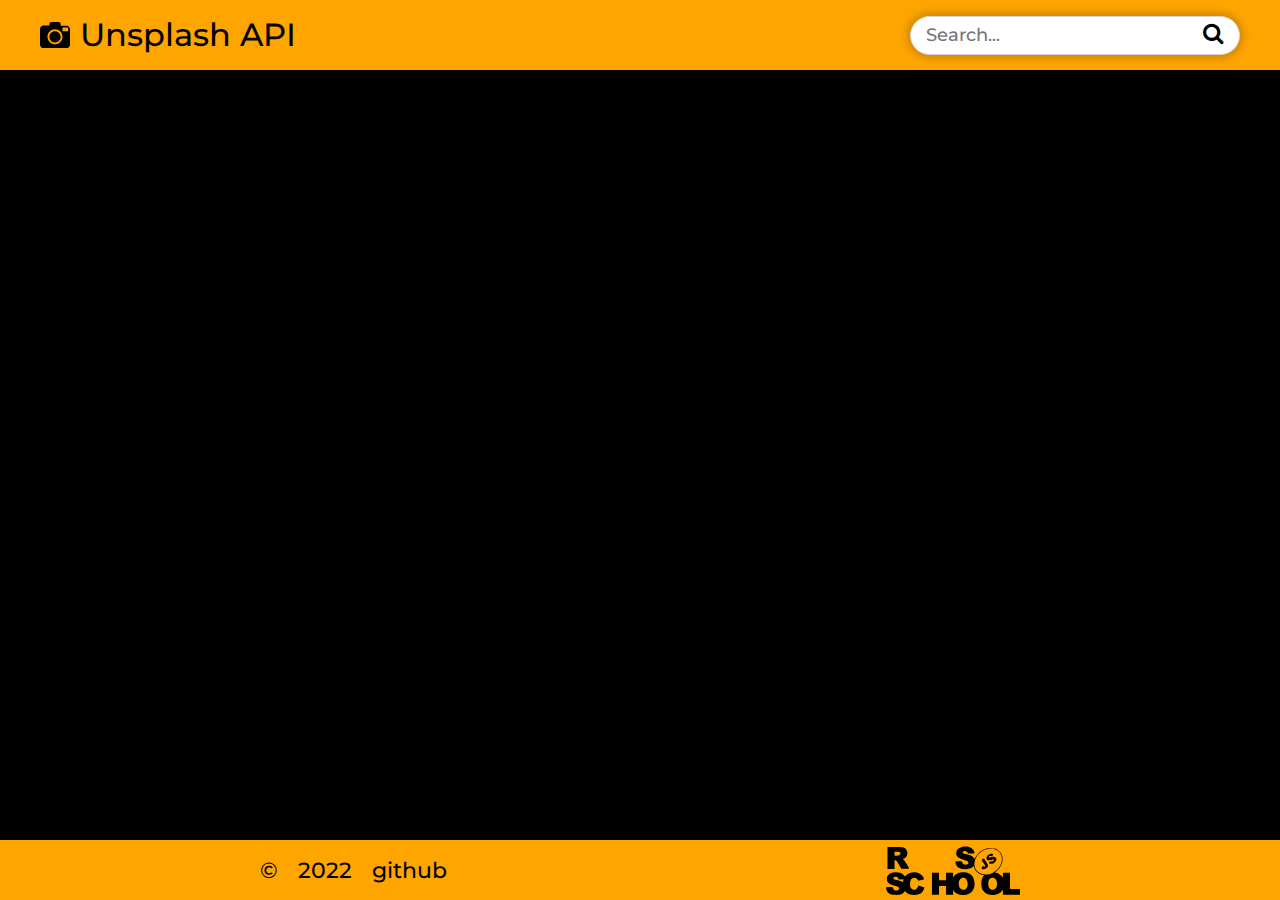
<file: image-galery/index.html>
<!DOCTYPE html>
<html lang="en">

<head>
  <meta charset="UTF-8">
  <meta http-equiv="X-UA-Compatible" content="IE=edge">
  <meta name="viewport" content="width=device-width, initial-scale=1.0">
  <link rel="stylesheet" href="style.css">
  <link rel="icon" href="./assets/favicon.ico" type="image/x-icon">
  <link rel="preconnect" href="https://fonts.googleapis.com">
  <link rel="preconnect" href="https://fonts.gstatic.com" crossorigin>
  <link href="https://fonts.googleapis.com/css2?family=Montserrat:wght@400;700&display=swap" rel="stylesheet">
  <link rel="stylesheet" href="https://maxcdn.bootstrapcdn.com/font-awesome/4.5.0/css/font-awesome.min.css">
  <title>Unsplash API</title>
</head>

<body>
  <div class="wrapper">
    <header class="header">
      <div class="header__container container">
        <div class="header__logo">
          <a class="header__logo-text" href="index.html">Unsplash API</a>
        </div>
        <div class="header__search search">
          <form action="#" onsubmit="return false">
            <input type="search" class="search__inp" placeholder="Search..." autofocus>
            <button class="search__btn"></button>
          </form>
        </div>
      </div>
    </header>
    <main class="main">
      <div class="main__container container">
        <div class="main__grid">

        </div>
      </div>
    </main>
    <footer class="footer">
      <div class="footer__container container">
        <div class="footer__data">
          <div>&copy;</div>
          <div class="footer__year">2022</div>
          <a href="https://github.com/AndreiArtsiomenko" class="footer__github" target="_blank">github</a>
        </div>
        <a class="rsschool__link" href="https://rs.school/js-stage0/" target="_blank"></a>
      </div>
    </footer>
  </div>

  <script src="index.js"></script>
</body>

</html>
</file>
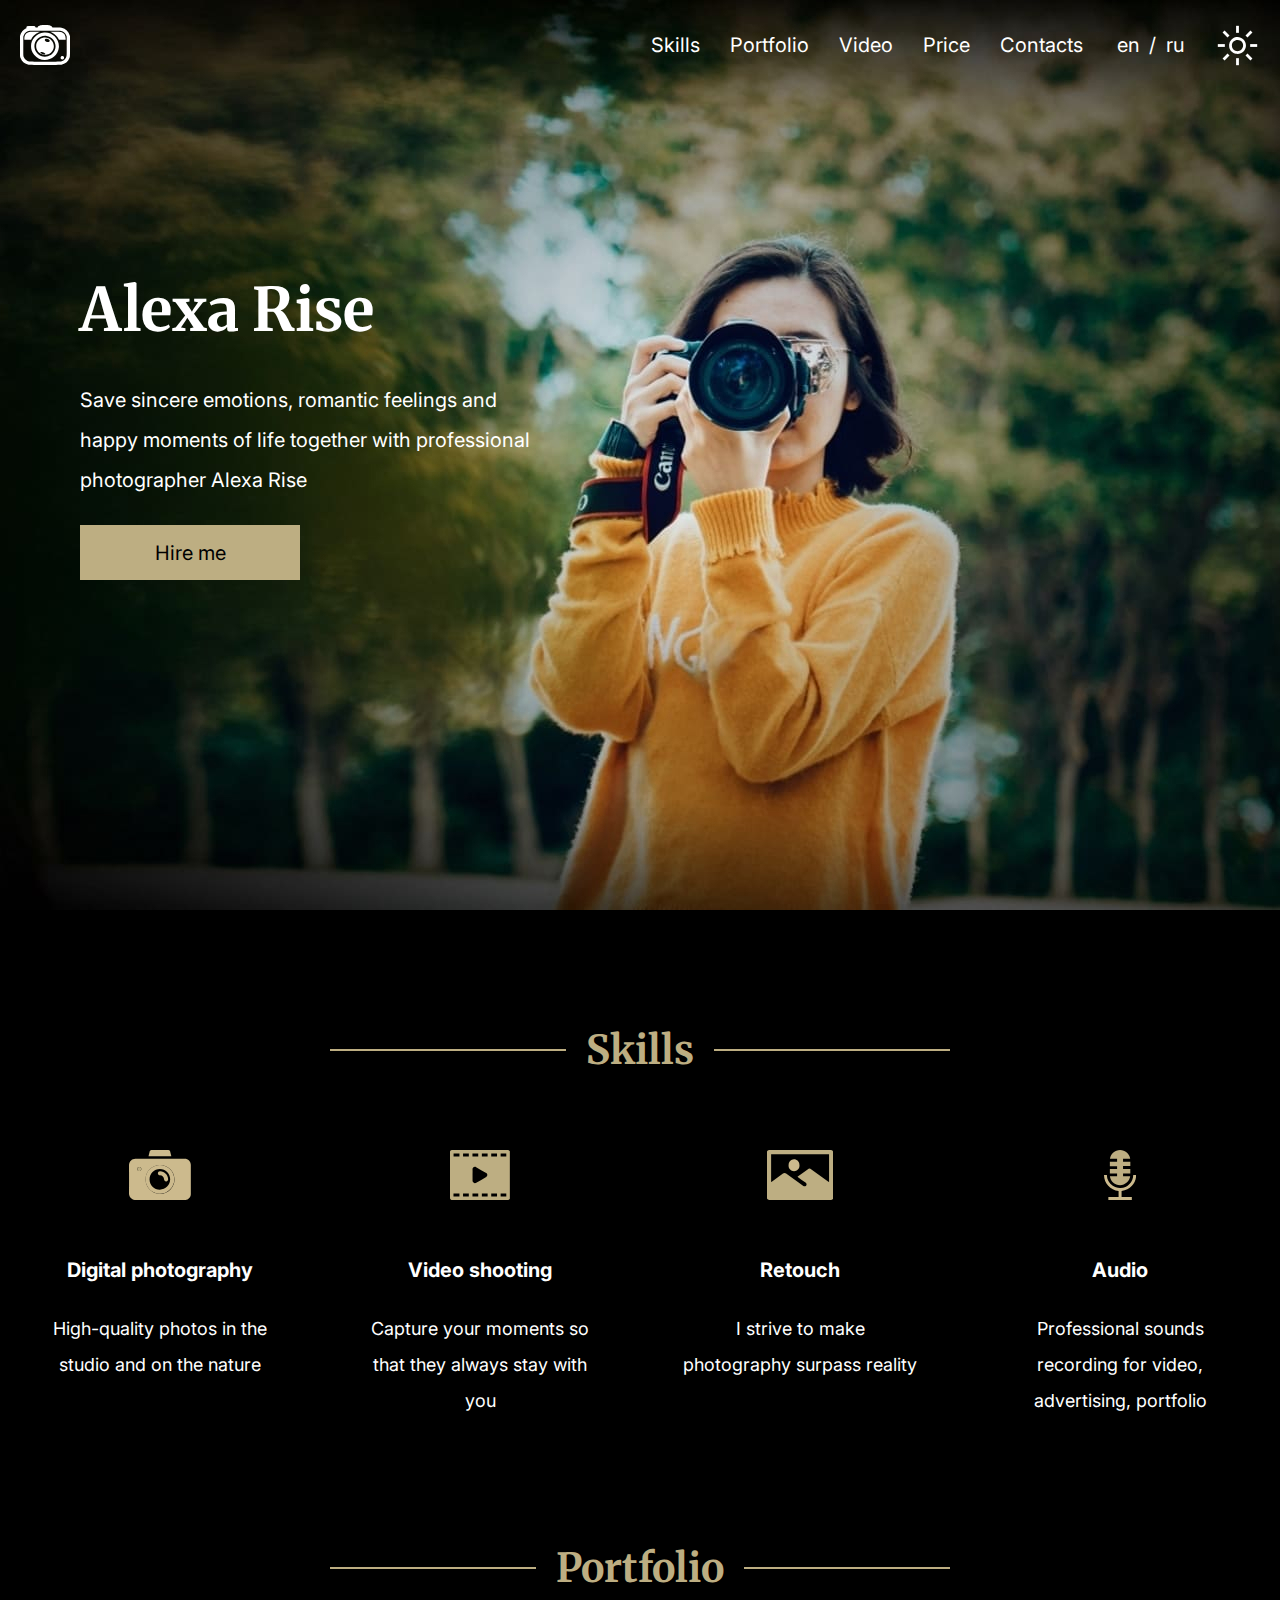
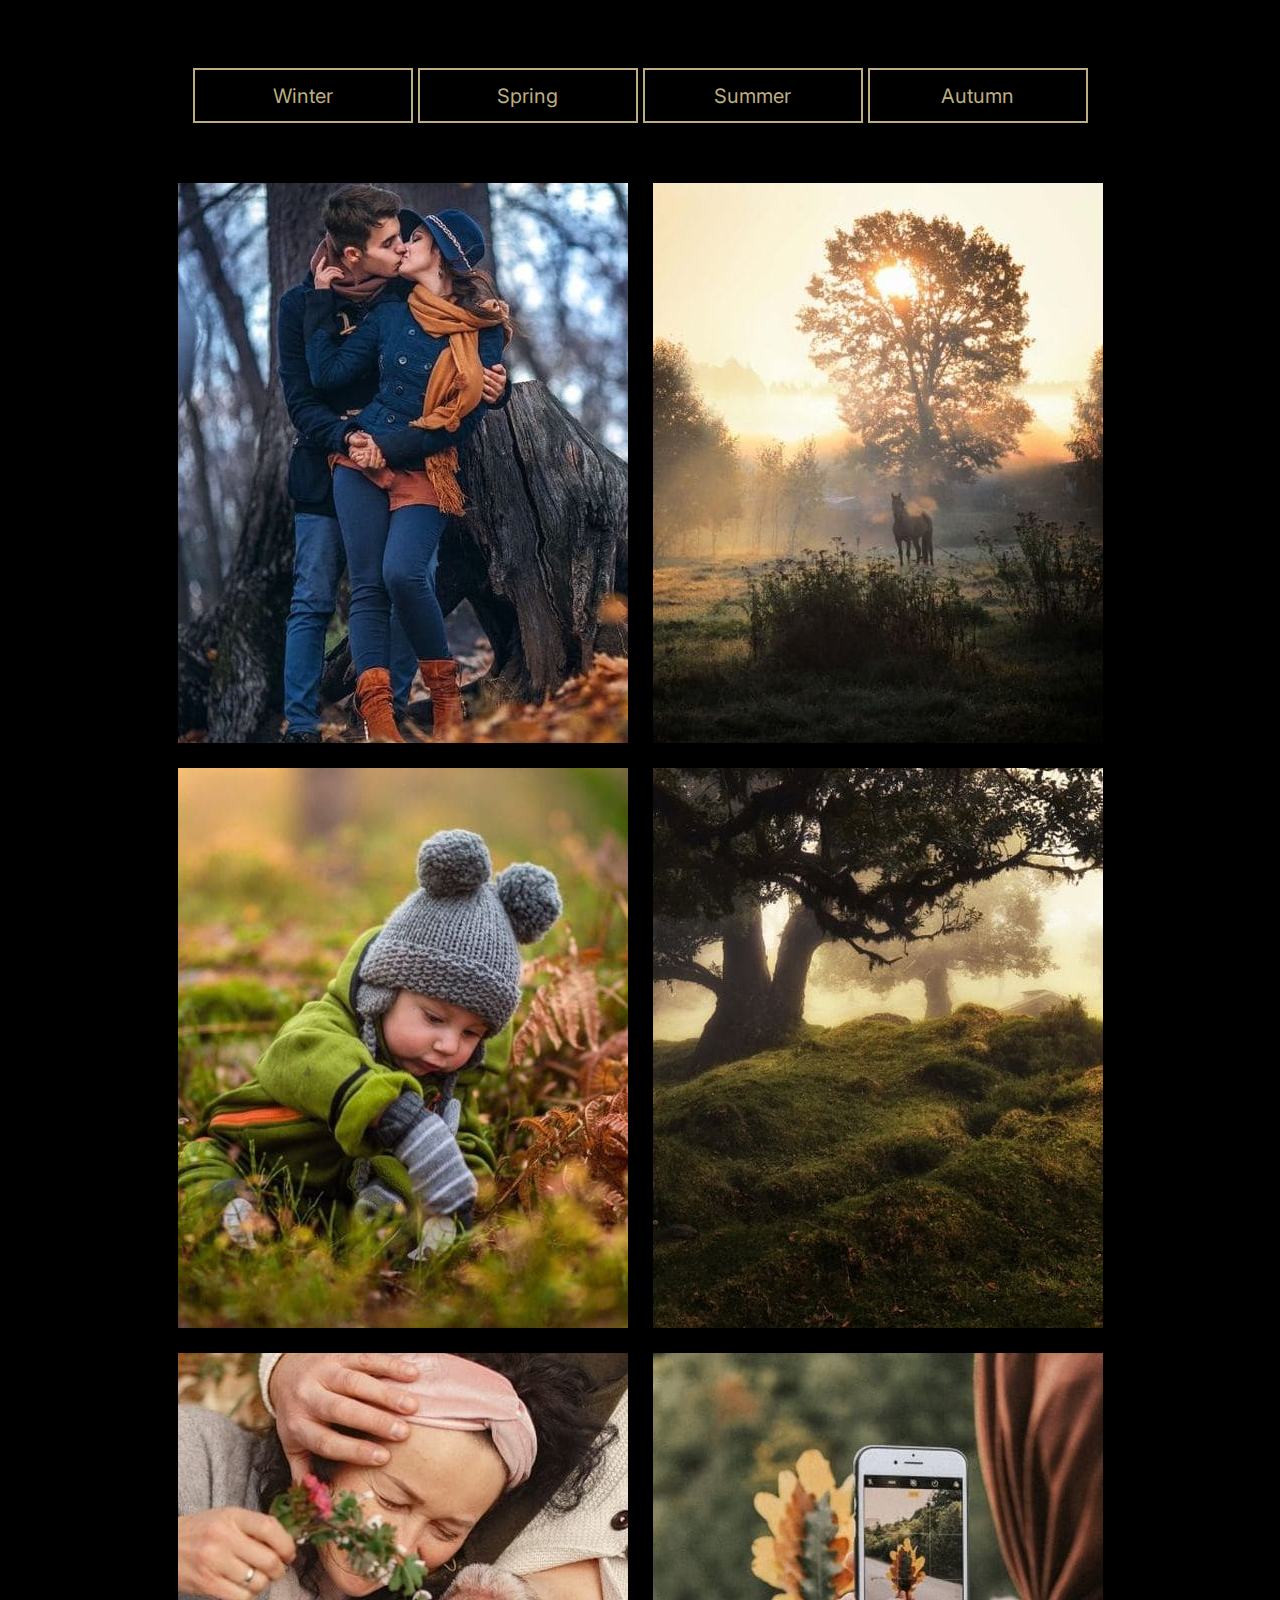
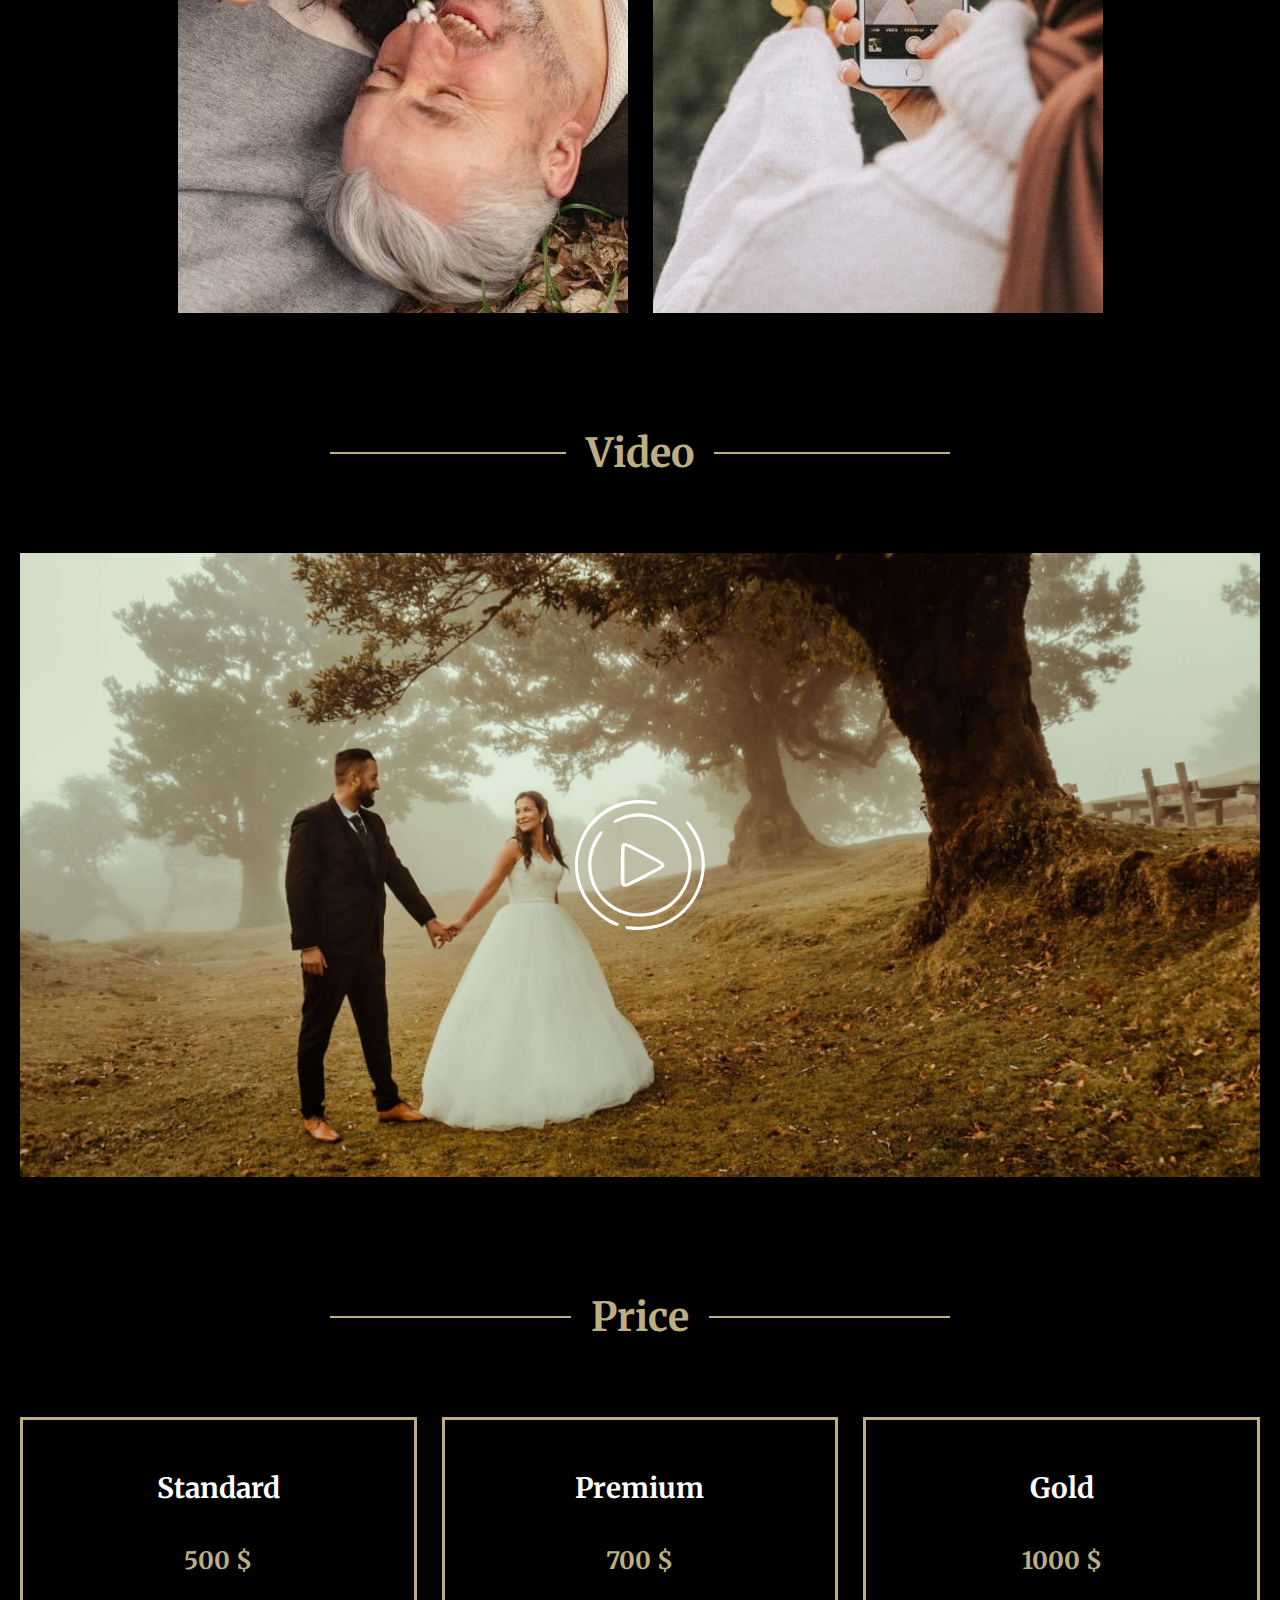
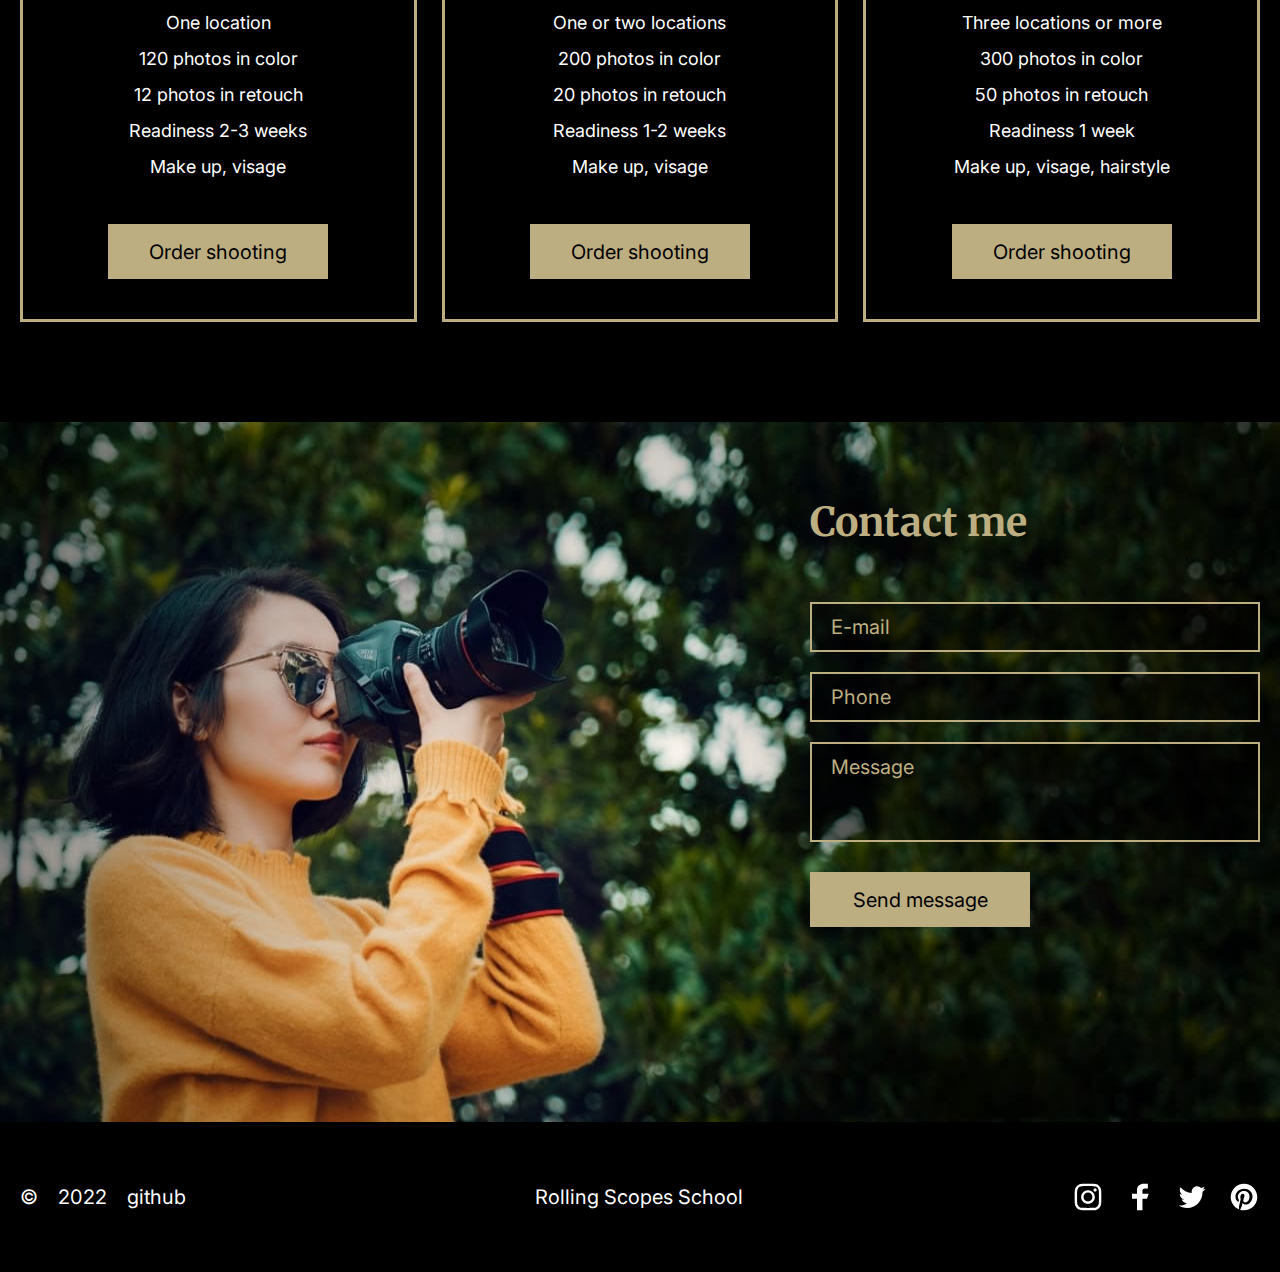
<file: portfolio/index.html>
<!DOCTYPE html>
<html lang="en">

<head>
  <meta charset="UTF-8">
  <meta http-equiv="X-UA-Compatible" content="IE=edge">
  <meta name="viewport" content="width=device-width, initial-scale=1.0">
  <link rel="stylesheet" href="./css/normalize.css">
  <link rel="stylesheet" href="./css/style.css">
  <link rel="preconnect" href="https://fonts.googleapis.com">
  <link href="https://fonts.googleapis.com/css2?family=Merriweather:wght@700&display=swap" rel="stylesheet">
  <link href="https://fonts.googleapis.com/css2?family=Inter:wght@400;700&display=swap" rel="stylesheet">
  <link href="./assets/favicon.ico" rel="icon" type="image/x-icon">
  <title>Portfolio</title>
</head>

<body>
  <div class="wrapper">
    <header class="header">
      <div class="header__container container">
        <div class="header__logo">
          <a href="./index.html" class="logo"></a>
        </div>
        <div class="nav__icon">
          <span></span>
        </div>
        <nav class="header__nav nav">
          <ul class="nav__list">
            <li class="nav__item"><a href="#skills" class="nav__link" data-i18="skills">Skills</a></li>
            <li class="nav__item"><a href="#portfolio" class="nav__link" data-i18="portfolio">Portfolio</a></li>
            <li class="nav__item"><a href="#video" class="nav__link" data-i18="video">Video</a></li>
            <li class="nav__item"><a href="#price" class="nav__link" data-i18="price">Price</a></li>
            <li class="nav__item"><a href="#contacts" class="nav__link" data-i18="contacts">Contacts</a></li>
          </ul>
        </nav>
        <div class="header__switch-lng switch-lng">
          <div class="switch-lng__btns">
            <button class="switch-lng__btn btn-en">en</button>
            <p class="switch-lng__item">/</p>
            <button class="switch-lng__btn btn-ru">ru</button>
          </div>
        </div>
        <div class="header__theme">
          <div class="theme"></div>
        </div>
      </div>
    </header>
    <main class="main">
      <section class="main__hero hero">
        <div class="hero__container container">
          <div class="hero__body">
            <h1 class="hero__title" data-i18="hero-title">Alexa Rise</h1>
            <p class="hero__text" data-i18="hero-text">
              Save sincere emotions, romantic feelings and happy moments of life together with professional photographer
              Alexa Rise
            </p>
            <form action="#">
              <div class="hero__buttons">
                <button class="hero__btn btn-gold" data-i18="hire">Hire me</button>
              </div>
            </form>
          </div>
        </div>
      </section>
      <section class="main__skills skills" id="skills">
        <div class="skills__container container">
          <div class="skills__wrapper wrapper-title">
            <h2><span class="skills__title title-section" data-i18="skills">Skills</span></h2>
          </div>
          <div class="skills__items item">
            <div class="item__skill">
              <h4 class="item__subtitle" data-i18="skill-title-1">Digital photography</h4>
              <p class="item__text" data-i18="skill-text-1">High-quality photos in the studio and on the nature</p>
            </div>
            <div class="item__skill">
              <h4 class="item__subtitle" data-i18="skill-title-2">Video shooting</h4>
              <p class="item__text" data-i18="skill-text-2">Capture your moments so that they always stay with you</p>
            </div>
            <div class="item__skill">
              <h4 class="item__subtitle" data-i18="skill-title-3">Retouch</h4>
              <p class="item__text" data-i18="skill-text-3">I strive to make photography surpass reality</p>
            </div>
            <div class="item__skill">
              <h4 class="item__subtitle" data-i18="skill-title-4">Audio</h4>
              <p class="item__text" data-i18="skill-text-4">Professional sounds recording for video, advertising,
                portfolio
              </p>
            </div>
          </div>
        </div>
      </section>
      <section class="main__portfolio portfolio" id="portfolio">
        <div class="portfolio__container container">
          <div class="portfolio__body">
            <div class="portfolio__wrapper wrapper-title">
              <h2><span class="portfolio__title title-section" data-i18="portfolio">Portfolio</span></h2>
            </div>
            <div class="portfolio__buttons">
              <button class="portfolio__button portfolio-btn" data-season="winter" data-i18="winter">Winter</button>
              <button class="portfolio__button portfolio-btn" data-season="spring" data-i18="spring">Spring</button>
              <button class="portfolio__button portfolio-btn" data-season="summer" data-i18="summer">Summer</button>
              <button class="portfolio__button portfolio-btn" data-season="autumn" data-i18="autumn">Autumn</button>
            </div>
            <div class="portfolio__items">
              <div class="portfolio__img-item">
                <img src="./assets/img/autumn/1.jpg" alt="portfolio-image" class="portfolio-img">
              </div>
              <div class="portfolio__photo-item">
                <img src="./assets/img/autumn/2.jpg" alt="portfolio-image" class="portfolio-img">
              </div>
              <div class="portfolio__photo-item">
                <img src="./assets/img/autumn/3.jpg" alt="portfolio-image" class="portfolio-img"></div>
              <div class="portfolio__photo-item">
                <img src="./assets/img/autumn/4.jpg" alt="portfolio-image" class="portfolio-img">
              </div>
              <div class="portfolio__photo-item">
                <img src="./assets/img/autumn/5.jpg" alt="portfolio-image" class="portfolio-img">
              </div>
              <div class="portfolio__photo-item">
                <img src="./assets/img/autumn/6.jpg" alt="portfolio-image" class="portfolio-img">
              </div>
            </div>
          </div>
        </div>
      </section>
      <section class="main__video video" id="video">
        <div class="video__container container">
          <div class="video__wrapper wrapper-title">
            <h2><span class="video__title title-section" data-i18="video">Video</span></h2>
          </div>
          <div class="video__player player-video">
            <div class="player-video__body">
              <img src="./assets/img/video-player.jpg" alt="Video player">
              <button class="player-video__button"></button>
            </div>
          </div>
        </div>
      </section>
      <section class="main__price price" id="price">
        <div class="price__container container">
          <div class="price__wrapper wrapper-title">
            <h2><span class="price__title title-section" data-i18="price">Price</span></h2>
          </div>
          <div class="price__row">
            <div class="price__column">
              <div class="price__item-price item-price">
                <h3 class="item-price__title">Standard</h3>
                <p class="item-price__cost">500 $</p>
                <div class="item-price__text">
                  <span class="item-price__span" data-i18="price-description-1-span-1">One location</span>
                  <span class="item-price__span" data-i18="price-description-1-span-2">120 photos in color</span>
                  <span class="item-price__span" data-i18="price-description-1-span-3">12 photos in retouch</span>
                  <span class="item-price__span" data-i18="price-description-1-span-4">Readiness 2-3 weeks</span>
                  <span class="item-price__span" data-i18="price-description-1-span-5">Make up, visage</span>
                </div>
                <form action="#">
                  <div class="item-price__buttons">
                    <button class="item-price__btn btn-gold" data-i18="order">Order shooting</button>
                  </div>
                </form>
              </div>
            </div>
            <div class="price__column">
              <div class="price__item-price item-price">
                <h3 class="item-price__title">Premium</h3>
                <p class="item-price__cost">700 $</p>
                <div class="item-price__text">
                  <span class="item-price__span" data-i18="price-description-2-span-1">One or two locations</span>
                  <span class="item-price__span" data-i18="price-description-2-span-2">200 photos in color</span>
                  <span class="item-price__span" data-i18="price-description-2-span-3">20 photos in retouch</span>
                  <span class="item-price__span" data-i18="price-description-2-span-4">Readiness 1-2 weeks</span>
                  <span class="item-price__span" data-i18="price-description-2-span-5">Make up, visage</span>
                </div>
                <form action="#">
                  <div class="item-price__buttons">
                    <button class="item-price__btn btn-gold" data-i18="order">Order shooting</button>
                  </div>
                </form>
              </div>
            </div>
            <div class="price__column">
              <div class="price__item-price item-price">
                <h3 class="item-price__title">Gold</h3>
                <p class="item-price__cost">1000 $</p>
                <div class="item-price__text">
                  <span class="item-price__span" data-i18="price-description-3-span-1">Three locations or more</span>
                  <span class="item-price__span" data-i18="price-description-3-span-2">300 photos in color</span>
                  <span class="item-price__span" data-i18="price-description-3-span-3">50 photos in retouch</span>
                  <span class="item-price__span" data-i18="price-description-3-span-4">Readiness 1 week</span>
                  <span class="item-price__span" data-i18="price-description-3-span-5">Make up, visage, hairstyle</span>
                </div>
                <form action="#">
                  <div class="item-price__buttons">
                    <button class="item-price__btn btn-gold" data-i18="order">Order shooting</button>
                  </div>
                </form>
              </div>
            </div>
          </div>
        </div>
      </section>
      <section class="main__contacts contacts " id="contacts">
        <div class="contacts__container container">
          <div class="contacts__body">
            <h2 class="contacts__title" data-i18="contact-me">Contact me</h2>
            <form action="#" class="contacts__form form-contact">
              <div class="form-contact__input">
                <input type="email" name="useremail" placeholder="E-mail" class="input">
              </div>
              <div class="form-contact__input">
                <input type="tel" name="userphone" placeholder="Phone" class="input">
              </div>
              <div class="form-contact__input">
                <textarea name="message" placeholder="Message" class="input"></textarea>
              </div>
              <div class="contacts__button">
                <button class="contacts__btn btn-gold" data-i18="send-message">Send message</button>
              </div>
            </form>
          </div>
        </div>
      </section>
    </main>
    <footer class="footer">
      <div class="footer__container container">
        <div class="footer__row">
          <div class="footer__column left-column">
            <div class="left-column__row">
              <div class="copyright">&copy;</div>
              <div class="year">2022</div>
              <a href="https://github.com/AndreiArtsiomenko" class="github" target="_blank">github</a>
            </div>
          </div>
          <div class="footer__column school">
            <a href="https://rs.school/js-stage0/" target="_blank">Rolling Scopes School</a>
          </div>
          <div class="footer__column social">
            <ul class="social__row">
              <li class="social__link social__inst">
                <a href="https://www.instagram.com/" target="_blank"></a>
              </li>
              <li class="social__link social__fb">
                <a href="https://www.facebook.com/" target="_blank"></a>
              </li>
              <li class="social__link social__tw">
                <a href="https://twitter.com/" target="_blank"></a>
              </li>
              <li class="social__link social__pinterest">
                <a href="https://www.pinterest.com/" target="_blank"></a>
              </li>
            </ul>
          </div>
        </div>
      </div>
    </footer>
  </div>
  <script src="./index.js"></script>
</body>

</html>
</file>
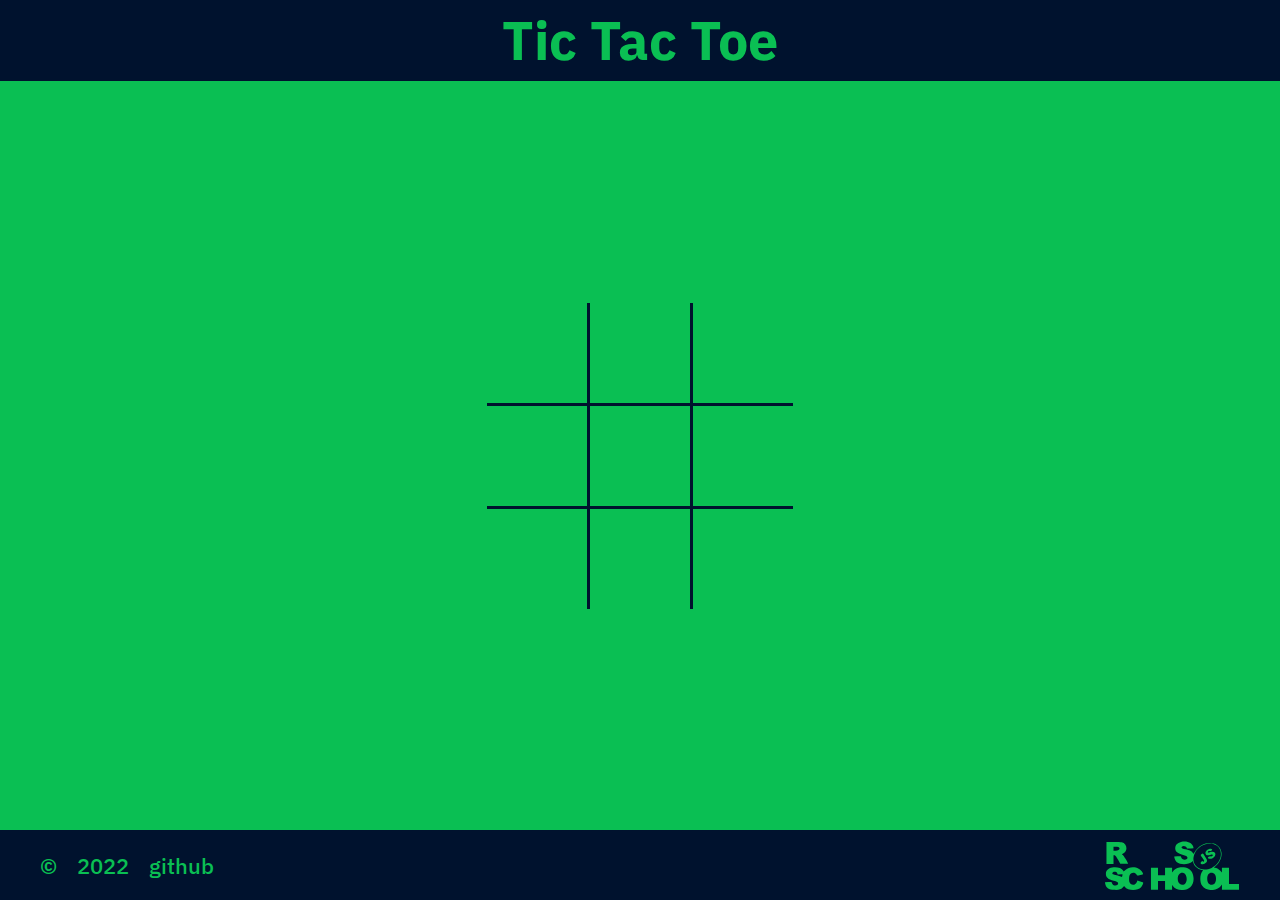
<file: tic-tac-toe/index.html>
<!DOCTYPE html>
<html lang="en">

<head>
    <meta charset="UTF-8">
    <meta http-equiv="X-UA-Compatible" content="IE=edge">
    <meta name="viewport" content="width=device-width, initial-scale=1.0">
    <link rel="stylesheet" href="style.css">
    <link rel="icon" href="./assets/favicon.ico" type="image/x-icon">
    <link href="https://fonts.googleapis.com/css2?family=IBM+Plex+Sans:wght@400;500;700&display=swap" rel="stylesheet">
    <title>Tic Tac Toe</title>
</head>

<body>
    <div class="wrapper">
        <header class="header">
            <div class="header__container container">
                <div class="header__title">
                    <h1>Tic Tac Toe</h1>
                </div>
            </div>
        </header>
        <main class="main">
            <div class="main__container container">
                <div class="main__grid">
                    <div class="main__box"></div>
                    <div class="main__box"></div>
                    <div class="main__box"></div>
                    <div class="main__box"></div>
                    <div class="main__box"></div>
                    <div class="main__box"></div>
                    <div class="main__box"></div>
                    <div class="main__box"></div>
                    <div class="main__box"></div>
                </div>
                <div class="main__modal-window window-modal">
                    <div class="window-modal__body">
                        <h2>Game over</h2>
                        <div class="window-modal__result result">
                            <p class="result__win"></p>
                            <p class="result__moves"></p>
                        </div>
                        <button class="window-modal__btn">New game</button>
                    </div>
                </div>
            </div>
        </main>
        <footer class="footer">
            <div class="footer__container container">
                <div class="footer__data">
                    <div>&copy;</div>
                    <div class="footer__year">2022</div>
                    <a href="https://github.com/AndreiArtsiomenko" class="footer__github" target="_blank">github</a>
                </div>
                <a class="rsschool__link" href="https://rs.school/js-stage0/" target="_blank"></a>
            </div>
        </footer>
    </div>

    <script src="index.js"></script>
</body>

</html>
</file>
<file: image-galery/style.css>
*,
*::before,
*::after {
  padding: 0;
  margin: 0;
  border: 0;
  box-sizing: border-box;
}

body,
h1,
h2,
h3,
h4,
p,
ul[class],
ol[class],
li,
figure,
figcaption,
blockquote,
dl,
dd {
  margin: 0;
}

a {
  text-decoration: none;
}

ul,
ol,
li {
  list-style: none;
}

input,
button,
textarea {
  font: inherit;
}

img {
  max-width: 100%;
  display: block;
}

html,
body {
  height: 100%;
  font-family: 'Montserrat', sans-serif;
  font-size: 22px;
  font-weight: 500;
  color: #000000;
  background-color: #000000;
  line-height: 1.5;
  scroll-behavior: smooth;
}

a {
  color: #000000;
}

.wrapper {
  min-height: 100%;
  overflow: hidden;
  display: flex;
  flex-direction: column;
}

.container {
  max-width: 1280px;
  margin: 0 auto;
  padding: 0 40px;
}

/*----------------------HEADER-------------------------------------------------------------*/

.header {
  width: 100%;
  background-color: #FFA500;
}

.header__container {
  min-height: 70px;
  display: flex;
  align-items: center;
  justify-content: space-between;
  flex-wrap: wrap;
}

.header__logo-text {
  padding: auto;
  padding-left: 40px;
  font-size: 32px;
  background-image: url('./assets/svg/logo.svg');
  background-repeat: no-repeat;
  background-position: 0 center;
  background-size: 30px 30px;
  cursor: pointer;
  transition: 0.3s;
}

.header__logo-text:hover {
  filter: invert(100%) sepia(0%) saturate(7479%) hue-rotate(239deg) brightness(104%) contrast(100%);
}

.header__search {
  position: relative;
  width: 330px;
  margin-left: 20px;
}

.search__inp {
  width: 100%;
  padding: 5px 45px 5px 15px;
  font-size: 18px;
  border-radius: 25px;
  outline: none;
  transition: all 0.3s ease-in-out;
  border: 1px solid #dbd3d3;
}

.search__inp:focus {
  box-shadow: 0 0 8px 3px rgba(0, 0, 0, 0.2);
}

.search__btn {
  position: absolute;
  top: 0;
  right: 10px;
  width: 35px;
  height: 35px;
  border: none;
  background-color: transparent;
  cursor: pointer;
}

.search__btn::before {
  content: "\f002";
  font-family: FontAwesome;
  color: #000000;
  transition: all 0.3s ease-in-out;
}

.search__btn:hover::before {
  color: #FFA500;
}

/*----------------------MAIN---------------------------------------------------------------*/

.main {
  flex: 1 1 auto;
}

.main__grid {
  margin-top: 30px;
  margin-bottom: 30px;
  display: flex;
  flex-wrap: wrap;
  justify-content: space-between;
  align-items: center;
  gap: 30px;
}

.main-img {
  position: relative;
  width: 380px;
  height: 250px;
  border-radius: 2px;
  background-repeat: no-repeat;
  background-size: cover;
  cursor: pointer;
  transition: all 0.3s ease-in-out;
}

.main-text {
  display: none;
  position: absolute;
  bottom: 0;
  padding: 2px 5px;
  font-size: 12px;
  font-weight: 700;
  border-top-right-radius: 5px;
  background-color: rgba(255, 255, 255, 0.7)
}

.main-img:hover {
  transform: scale(1.05);
}

.main-img:hover .main-text {
  display: block;
}

@media (max-width: 1279px) {
  .main-img {
    width: 320px;
    height: 200px;
  }

  .main__grid {
    justify-content: center;
    gap: 20px;
  }
}

@media (max-width: 739px) {
  .main-img {
    width: 400px;
    height: 300px;
  }
}

@media (max-width: 700px) {
  .header__container {
    flex-direction: column;
    justify-content: center;
    margin-top: 10px;
    margin-bottom: 10px;
  }
}

@media (max-width: 489px) {
  .main-img {
    width: 340px;
    height: 220px;
  }
}

/*----------------------FOOTER-------------------------------------------------------------*/

.footer {
  background-color: #FFA500;
}

.footer__container {
  min-height: 60px;
  display: flex;
  align-items: center;
  justify-content: space-around;
}

.footer__data {
  display: flex;
  align-items: center;
}

.footer__year {
  padding: 0 20px;
}

.footer__github {
  transition: 0.3s;
}

.footer__github:hover {
  color: #ffffff;
  ;
}

.rsschool__link {
  width: 135px;
  height: 50px;
  background: url('./assets/svg/rss.svg');
  background-repeat: no-repeat;
  background-size: contain;
  background-color: transparent;
  border: none;
  cursor: pointer;
  transition: 0.3s;
}

.rsschool__link:hover {
  filter: invert(100%) sepia(0%) saturate(7479%) hue-rotate(239deg) brightness(104%) contrast(100%);
}
</file>
<file: portfolio/css/style.css>
:root {
  --color-white: #ffffff;
  --color-gold: #bdae82;
  --color-black: #000000;
  --transit: 0.5s;
}

*,
*::before,
*::after {
  box-sizing: border-box;
}

body,
h1,
h2,
h3,
h4,
p,
ul,
ol,
li {
  margin: 0;
}

a {
  text-decoration: none;
  color: var(--color-white);
}

ul,
li {
  padding: 0;
  list-style: none;
}

input,
button,
textarea {
  padding: 0;
  font: inherit;
}

img {
  max-width: 100%;
  display: block;
  margin: 0;
}

html {
  scroll-behavior: smooth;
}

body {
  height: 100%;
  font-family: 'Inter', sans-serif;
  font-size: 20px;
  font-weight: 400;
  line-height: 2;
  color: var(--color-white);
  background-color: var(--color-black);
}

body.lock {
  overflow: hidden;
}

h1,
h2,
h3 {
  font-family: 'Merriweather', serif;
  font-weight: 700;
}

.wrapper {
  min-height: 100%;
  overflow: hidden;
  display: flex;
  flex-direction: column;
}

.container {
  max-width: 1440px;
  margin: 0 auto;
  padding: 0 20px;
}

@media (max-width: 768px) {
  .container {
    max-width: 768px;
    padding-left: 60px;
    padding-right: 64px;
  }
}

/*--------------------LIGHT-THEME--------------------------------------*/

.main__skills.light-theme,
.main__portfolio.light-theme,
.main__video.light-theme,
.main__price.light-theme {
  background-color: var(--color-white);
}

.portfolio-btn.light-theme,
.item-price__title.light-theme,
.item-price__span.light-theme,
.item__text.light-theme,
.item__subtitle.light-theme {
  color: var(--color-black);
}

.wrapper-title.light-theme {
  background-image: linear-gradient(to top, var(--color-white) 39px, var(--color-black) 39px, var(--color-black) 41px, var(--color-white) 41px);
}

.title-section.light-theme {
  color: var(--color-black);
  background-color: var(--color-white);
}


/*--------------------BUTTONS--------------------------------------*/

.btn-gold {
  display: inline-block;
  min-width: 220px;
  min-height: 55px;
  line-height: inherit;
  border: none;
  background-color: var(--color-gold);
  cursor: pointer;
  transition: var(--transit);
}

.btn-gold:hover {
  color: var(--color-white);
}

.portfolio-btn {
  display: inline-block;
  min-width: 220px;
  min-height: 55px;
  line-height: inherit;
  color: var(--color-gold);
  border: 2px solid var(--color-gold);
  background-color: transparent;
  cursor: pointer;
  transition: var(--transit);
}

.portfolio-btn:hover,
.portfolio-btn.active:hover {
  color: var(--color-white);
  background-color: var(--color-gold);
}

.portfolio-btn.active {
  color: var(--color-black);
  border: none;
  background-color: var(--color-gold);
}

@media (max-width: 768px) {

  .btn-gold,
  .portfolio-btn {
    min-width: 219px;
    min-height: 54px;
  }
}

/*--------------------HEADER--------------------------------------*/

.header__container {
  display: flex;
  align-items: center;
  padding-top: 20px;
  padding-bottom: 20px;
  background-image: url(../assets/img/bg.jpg);
  background-repeat: no-repeat;
  background-position: center 0;
}

.header__logo {
  position: relative;
  height: 50px;
  width: 50px;
  background: url('../assets/svg/logo_unvisited.svg');
  background-repeat: no-repeat;
  background-size: contain;
  cursor: pointer;
  transition: var(--transit);
}

.header__logo:hover {
  filter: invert(26%) sepia(18%) saturate(529%) hue-rotate(7deg) brightness(90%) contrast(94%);
}

.logo {
  position: absolute;
  top: 0;
  left: 0;
  width: 100%;
  height: 100%;
}

.nav__icon {
  display: none;
}

.header__nav {
  margin-left: auto;
}

.nav__list {
  display: flex;
}

.nav__item {
  margin: 0 15px;
}

.nav__link {
  line-height: 2.5;
  transition: var(--transit);
}

.nav__link:hover,
.switch-lng__btn:hover {
  color: var(--color-gold);
}

.switch-lng__btns {
  display: flex;
  align-items: center;
  margin-left: 19px;
}

.switch-lng__btn {
  display: inline-block;
  line-height: inherit;
  color: var(--color-white);
  background-color: transparent;
  border: 0;
  cursor: pointer;
  transition: var(--transit);
}

.btn-en {
  margin-right: 9px;
}

.btn-ru {
  margin-left: 10px;
}

.switch-lng__btn.active {
  color: var(--color-gold);
}

.header__theme {
  position: relative;
  height: 45px;
  width: 45px;
  margin-left: 30px;
  background: url('../assets/svg/sun.svg');
  background-repeat: no-repeat;
  background-size: contain;
  cursor: pointer;
  transition: var(--transit);
}

.header__theme.moon {
  background: url('../assets/svg/moon.svg');
  background-repeat: no-repeat;
  background-size: contain;
  cursor: pointer;
  transition: 0.05s;
}

.header__theme:hover {
  filter: invert(26%) sepia(18%) saturate(529%) hue-rotate(7deg) brightness(90%) contrast(94%);
}

.theme {
  position: absolute;
  top: 0;
  left: 0;
  width: 100%;
  height: 100%;
}

/*--------------------HEADER(adaptive)--------------------------------------*/

@media (max-width: 768px) {
  .header__container {
    padding-left: 60px;
    padding-right: 64px;
    background-image: url('../assets/img/bg-tablet.jpg');
  }

  .header__logo {
    order: 0;
  }

  .header__switch-lng {
    margin-left: auto;
    order: 1;
  }

  .header__theme {
    order: 1;
  }

  .switch-lng__btn {
    font-weight: 700;
  }

  .nav__icon {
    position: relative;
    z-index: 10;
    display: block;
    width: 50px;
    height: 26px;
    margin-left: 20px;
    cursor: pointer;
    order: 2;
  }

  .nav__icon::before,
  .nav__icon::after,
  .nav__icon span {
    position: absolute;
    left: 0;
    height: 3px;
    width: 100%;
    transition: all 0.5s ease 0s;
    background-color: var(--color-white);
  }

  .nav__icon::before,
  .nav__icon::after {
    content: "";
  }

  .nav__icon::before {
    top: 0;
  }

  .nav__icon::after {
    bottom: 0;
  }

  .nav__icon span {
    top: 50%;
    transform: scale(1) translate(0px, -50%);
  }

  .nav__icon.open span {
    transform: scale(0) translate(0px, -50%);
  }

  .nav__icon.open::before {
    top: 50%;
    transform: rotate(-45deg) translate(0, -50%);
  }

  .nav__icon.open::after {
    top: 50%;
    transform: rotate(45deg) translate(0, -50%);
  }


  .header__nav {
    position: fixed;
    top: 0;
    z-index: 5;
    right: -620px;
    width: 620px;
    height: 100%;
    padding: 134px 30px 30px 127px;
    transition: all 0.5s ease 0s;
  }

  .nav__link {
    font-size: 35px;
    line-height: 73px;
  }

  .header__nav.open {
    background-color: var(--color-black);
    right: 0px;
  }

  .nav__list {
    flex-direction: column;
  }
}

@media (max-width: 620px) {
  .header__nav {
    width: 100%;
  }
}

/*--------------------MAIN--------------------------------------*/

.main {
  flex: 1 1 auto;
}

/*--------------------MAIN(HERO)--------------------------------------*/

.hero__container {
  padding-top: 160px;
  padding-left: 80px;
  padding-bottom: 330px;
  background-image: url('../assets/img/bg.jpg');
  background-position: center -90px;
  background-repeat: no-repeat;
}

.hero__body {
  max-width: 500px;
}

.hero__title {
  font-size: 60px;
}

.hero__text {
  max-width: 470px;
  padding: 10px 0 25px;
}

/*--------------------MAIN(HERO)(adaptive)--------------------------------------*/

@media (max-width: 768px) {
  .hero__container {
    padding-top: 78px;
    padding-left: 60px;
    padding-bottom: 152px;
    background-image: url('../assets/img/bg-tablet.jpg');
  }

  .hero__body {
    max-width: 390px;
  }

  .hero__title {
    margin-bottom: 20px;
    font-size: 32px;
    font-weight: 400;
  }

  .hero__text {
    padding: 0;
    margin-bottom: 60px;
    line-height: 24px;
  }
}

/*--------------------MAIN(SKILLS)--------------------------------------*/

.wrapper-title {
  text-align: center;
  width: 50%;
  margin: 0 auto;
  padding-top: 100px;
  background-image: linear-gradient(to top, var(--color-black) 39px, var(--color-gold) 39px, var(--color-gold) 41px, var(--color-black) 41px);
}

.title-section {
  padding: 0 20px;
  font-size: 40px;
  color: var(--color-gold);
  background-color: var(--color-black);
}

.skills__items {
  display: flex;
  justify-content: space-between;
  flex-wrap: wrap;
  padding-top: 60px;
  margin: 0 -20px;
}

.item__skill {
  flex: 0 1 25%;
  padding: 100px 20px 9px;
  background-repeat: no-repeat;
  background-size: contain;
  background-position: center top;
}

.item__skill:nth-child(1) {
  background-image: url('../assets/svg/camera.svg');
  background-size: 62px 50px;
}

.item__skill:nth-child(2) {
  background-image: url('../assets/svg/video.svg');
  background-size: 62px 50px;
}

.item__skill:nth-child(3) {
  background-image: url('../assets/svg/image.svg');
  background-size: 66px 50px;
}

.item__skill:nth-child(4) {
  background-image: url('../assets/svg/mic.svg');
  background-size: 62px 50px;
}

.item__subtitle {
  text-align: center;
  font-weight: 700;
}

.item__text {
  padding: 21px 20px 0;
  font-size: 18px;
  text-align: center;
}

/*--------------------MAIN(SKILLS)(adaptive)--------------------------------------*/

@media (max-width: 1200px) {
  .item__skill {
    flex: 0 1 calc(50% - 20px);
    margin-top: 30px;
  }
}

@media (max-width: 768px) {
  .wrapper-title {
    width: 56%;
    padding-top: 80px;
  }

  .title-section {
    font-size: 32px;
    line-height: 2.5;
  }

  .skills__items {
    padding-top: 15px;
    padding-bottom: 70px;
    margin-left: 0px;
    margin-right: 0px;
  }

  .item__skill {
    padding: 80px 13px 9px;
  }

  .item__skill:nth-child(3),
  .item__skill:nth-child(4) {
    margin-top: 68px;
  }

  .item__text {
    padding: 20px 0 0;
    font-size: 18px;
    text-align: center;
    line-height: 22px;
  }
}

/*--------------------MAIN(PORTFOLIO)--------------------------------------*/

.portfolio__buttons {
  display: flex;
  justify-content: center;
  flex-wrap: wrap;
  padding: 60px 0;
  gap: 5px;
}

.portfolio__items {
  display: flex;
  justify-content: center;
  flex-wrap: wrap;
  gap: 25px 25px;
}

/*--------------------MAIN(PORTFOLIO)(adaptive)--------------------------------------*/

@media (max-width: 768px) {
  .portfolio__buttons {
    padding: 51px 0;
  }

  .portfolio__items {
    margin-top: 10px;
  }
}

/*--------------------MAIN(VIDEO)--------------------------------------*/

.logo {
  position: absolute;
  top: 0;
  left: 0;
  width: 100%;
  height: 100%;
}

.player-video__body {
  padding-top: 60px;
}

.player-video__body {
  position: relative;
  display: flex;
  justify-content: center;
  align-items: center;
}

.player-video__button {
  min-height: 130px;
  min-width: 130px;
  position: absolute;
  background: url('../assets/svg/Play_Unvisited.svg');
  background-repeat: no-repeat;
  background-size: contain;
  border: none;
  cursor: pointer;
  transition: var(--transit);
}

.player-video__button:hover {
  filter: invert(26%) sepia(18%) saturate(529%) hue-rotate(7deg) brightness(90%) contrast(94%);
}

/*--------------------MAIN(VIDEO)(adaptive)--------------------------------------*/

@media (max-width: 768px) {
  .video__player {
    margin-left: -60px;
    margin-right: -94px;
    padding-bottom: 5px;
  }

  .player-video__button {
    min-height: 65px;
    min-width: 65px;
    left: 350px;
  }
}

/*--------------------MAIN(PRICE)--------------------------------------*/

.price__row {
  display: flex;
  flex-wrap: wrap;
  margin: 60px -12.5px 0;
}

.price__column {
  flex: 0 1 33.333%;
  padding: 0 12.5px 100px;
}

.price__item-price {
  display: flex;
  flex-direction: column;
  align-items: center;
  border: 3px solid var(--color-gold);
}

.item-price__title {
  padding: 40px 0 21px;
  font-size: 28px;
}

.item-price__cost {
  font-family: 'Merriweather', serif;
  font-weight: 700;
  font-size: 24px;
  padding-bottom: 20px;
  color: var(--color-gold);
}

.item-price__text {
  padding-bottom: 39px;
  font-size: 18px;
  text-align: center;
}

.item-price__span {
  display: block;
}

.item-price__buttons {
  padding-bottom: 40px;
}

/*--------------------MAIN(PRICE)(adaptive)--------------------------------------*/

@media (max-width: 768px) {
  .price__row {
    justify-content: center;
  }

  .price__column {
    flex: 0 1 67%;
    margin-bottom: 50px;
  }

  .price__column:last-child {
    margin-bottom: 0px;
  }

  .price__column:first-child {
    margin-top: -8px;
  }
}

/*--------------------MAIN(CONTACT)--------------------------------------*/

.contacts__container {
  display: flex;
  justify-content: flex-end;
  padding-top: 60px;
  padding-bottom: 195px;
  background-image: url('../assets/img/contacts.jpg');
  background-repeat: no-repeat;
  background-size: auto 700px;
  background-position: center center;
}

.contacts__body {
  min-width: 450px;
}

.contacts__title {
  margin-bottom: 40px;
  font-size: 40px;
  color: var(--color-gold);
}

.input {
  display: block;
  width: 100%;
  height: 50px;
  padding: 5px 19px;
  color: var(--color-gold);
  border: 2px solid var(--color-gold);
  background-color: rgba(0, 0, 0, 0.5);
}

.input::placeholder {
  font-family: inherit;
  font-style: 20px;
  color: var(--color-gold);
}

.input:focus {
  outline: none;
}

textarea.input {
  padding-top: 3px;
  resize: none;
  height: 100px;
}

.form-contact__input {
  margin-bottom: 20px;
}

.form-contact__input:last-child {
  margin-bottom: 20px;
}

.contacts__button {
  margin-top: 30px;
}

/*--------------------MAIN(CONTACT)(adaptive)--------------------------------------*/

@media (max-width: 768px) {
  .contacts__container {
    justify-content: center;
    margin-top: 80px;
    padding-top: 61px;
    padding-bottom: 111px;
    background-size: auto 600px;
    background-image: url('../assets/img/contacts-tablet.png');
  }

  .contacts__title {
    margin-bottom: 10px;
    font-size: 32px;
  }

  .contacts__body {
    text-align: center;
  }

  .contacts__form {
    margin-top: 40px;
  }
}

@media (max-width: 470px) {
  .contacts__body {
    min-width: 300px;
  }
}

/*--------------------FOOTER--------------------------------------*/
.footer__container {
  background-color: var(--color-black);
}

.footer__row {
  display: flex;
  justify-content: space-between;
  padding: 50px 0;
}

.footer__row a {
  transition: var(--transit);
}

.footer__row a:hover {
  color: var(--color-gold);
}

.footer__column {
  line-height: 2.5;
}

.left-column__row {
  display: flex;
}

.year {
  margin: 0 20px;
}

.school {
  padding-left: 20px;
}

.social__row {
  display: flex;
  padding: 9px 0;
}

.social__link {
  position: relative;
  width: 32px;
  height: 32px;
  margin-right: 20px;
  background-repeat: no-repeat;
  background-size: contain;
  cursor: pointer;
  transition: var(--transit);
}

.social__link:last-child {
  margin-right: 0px;
}

.social__link:hover {
  filter: invert(26%) sepia(18%) saturate(529%) hue-rotate(7deg) brightness(90%) contrast(94%);
}

.social__inst {
  background-image: url('../assets/svg/inst.svg');
}

.social__fb {
  background-image: url('../assets/svg/fb.svg');
}

.social__tw {
  background-image: url('../assets/svg/tw.svg');
}

.social__pinterest {
  background-image: url('../assets/svg/pinterest.svg');
}

.social__link a {
  position: absolute;
  top: 0;
  left: 0;
  width: 100%;
  height: 100%;
}

/*--------------------FOOTER(adaptive)--------------------------------------*/

@media (max-width: 768px) {
  .footer__row {
    flex-direction: column;
    justify-content: space-around;
    align-items: center;
    padding-top: 17px;
  }

  .school {
    margin-top: -10px;
    padding-left: 5px;
  }

  .social__row {
    padding: 16px 0 1px 1px;
  }
}
</file>
<file: tic-tac-toe/style.css>
:root {
    --color-1: #00122e;
    --color-2: #0abf53;
    --transit: 0.3s;
}

*,
*::before,
*::after {
    padding: 0;
    margin: 0;
    border: 0;
    box-sizing: border-box;
}

body,
h1,
h2,
h3,
h4,
p,
ul[class],
ol[class],
li,
figure,
figcaption,
blockquote,
dl,
dd {
    margin: 0;
}

a {
    text-decoration: none;
}

ul,
ol,
li {
    list-style: none;
}

input,
button,
textarea {
    font: inherit;
}

html,
body {
    height: 100%;
    font-family: 'IBM Plex Sans', sans-serif;
    font-weight: 500;
    font-size: 22px;
    color: var(--color-1);
    background-color: var(--color-2);
    line-height: 1.5;
    scroll-behavior: smooth;
}

a {
    color: var(--color-2);
}

.wrapper {
    min-height: 100%;
    overflow: hidden;
    display: flex;
    flex-direction: column;
}

.container {
    max-width: 1280px;
    margin: 0 auto;
    padding: 0 40px;
}


/*----------------------HEADER-------------------------------------------------------------*/

.header {
    background-color: var(--color-1);
}

.header__container {
    display: flex;
    justify-content: center;
    align-items: center;
    color: var(--color-2);
}

.header__title h1 {
    font-size: 54px;
}


/*----------------------MAIN---------------------------------------------------------------*/

.main {
    flex: 1 1 auto;
    position: relative;
}

.main__container {
    display: flex;
    flex-direction: column;
    align-items: center;
}

.main__grid {
    position: absolute;
    top: 50%;
    left: 50%;
    transform: translate(-50%, -50%);
    width: 306px;
    height: 306px;
    display: flex;
    flex-wrap: wrap;
    background-color: var(--color-1);
    gap: 3px;
}

.main__box {
    display: flex;
    justify-content: center;
    align-items: center;
    width: 100px;
    height: 100px;
    background-color: var(--color-2);
    font-size: 62px;
    cursor: pointer;
}

.main__box:hover {
    box-shadow: inset 0 0 15px 3px rgba(0, 18, 46, 0.3);
}

.main__modal-window {
    position: fixed;
    z-index: 1;
    top: 0;
    left: 0;
    display: none;
    width: 100%;
    height: 100%;
    overflow: auto;
    background-color: rgba(0, 18, 46, 0.8);
}

.window-modal__body {
    position: absolute;
    top: 50%;
    left: 50%;
    transform: translate(-50%, -50%);
    width: 300px;
    height: 300px;
    display: flex;
    flex-direction: column;
    justify-content: space-around;
    align-items: center;
    border-radius: 5px;
    background-color: var(--color-1);
}

.window-modal__body h2 {
    color: var(--color-2);
    text-transform: uppercase;
}

.window-modal__result {
    display: flex;
    flex-direction: column;
    justify-content: center;
    align-items: center;
    color: var(--color-2);
}

.window-modal__btn {
    padding: 5px 30px;
    color: var(--color-2);
    background-color: transparent;
    border: 2px solid var(--color-2);
    text-transform: uppercase;
    cursor: pointer;
    transition: color, background-color 0.7s ease-out, transform 0.2s ease-out;
}

.window-modal__btn:hover {
    color: var(--color-1);
    background-color: var(--color-2);
}

.window-modal__btn:active {
    transform: translateY(3px);
    box-shadow: 0 -5px 15px rgba(10, 191, 83, 0.3);
}


/*----------------------FOOTER-------------------------------------------------------------*/

.footer {
    background-color: var(--color-1);
}

.footer__container {
    min-height: 70px;
    display: flex;
    align-items: center;
    justify-content: space-between;
    color: var(--color-2);
}

.footer__data {
    display: flex;
    align-items: center;
}

.footer__year {
    padding: 0 20px;
}

.footer__github {
    transition: var(--transit);
}

.footer__github:hover {
    opacity: 0.6;
}

.rsschool__link {
    width: 135px;
    height: 50px;
    background: url('./assets/cvg/rss.svg');
    background-repeat: no-repeat;
    background-size: contain;
    background-color: transparent;
    border: none;
    cursor: pointer;
    transition: var(--transit);
}

.rsschool__link:hover {
    opacity: 0.6;
}
</file>
